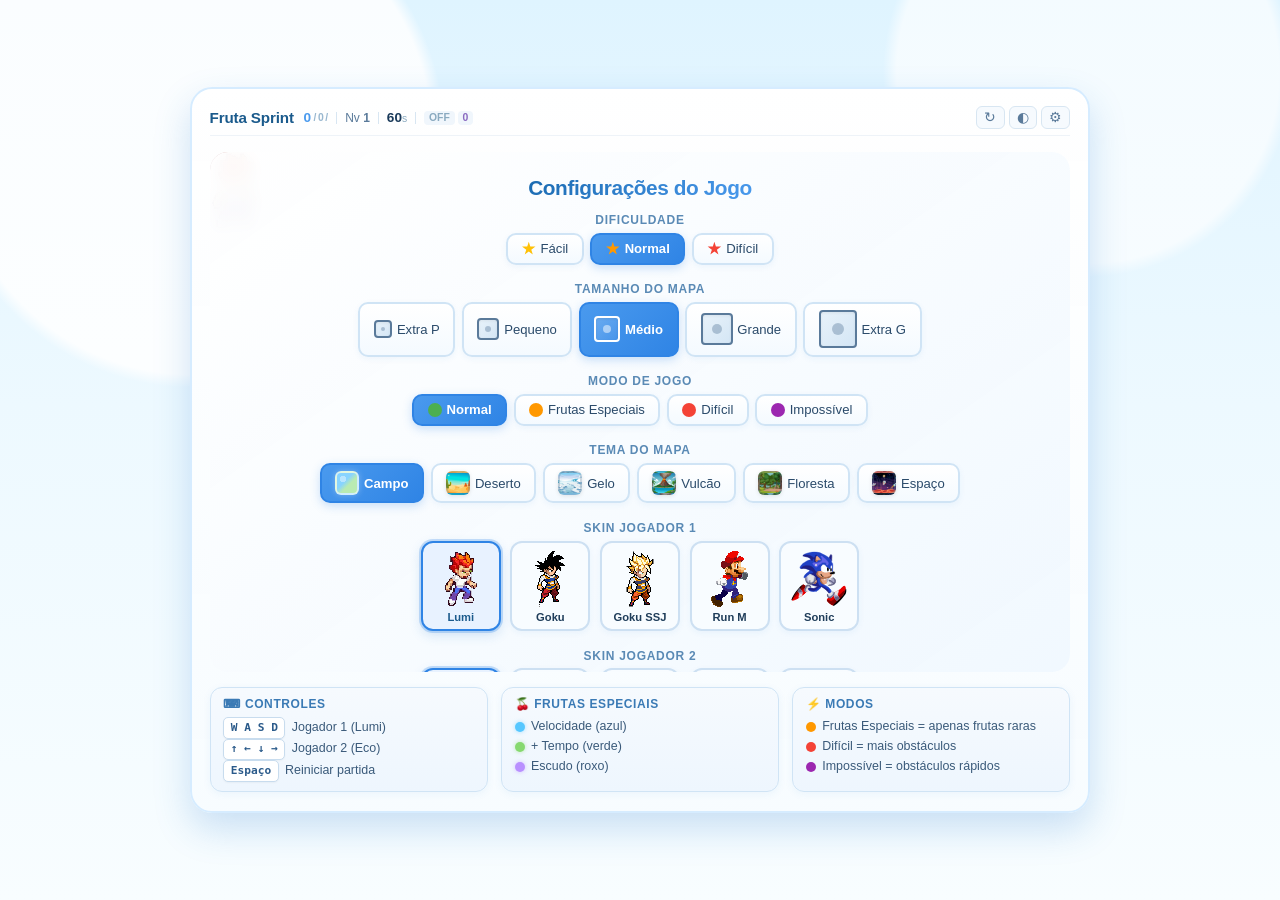
<file: index.html>
<!DOCTYPE html>
<html lang="pt-BR">
<head>
  <meta charset="UTF-8">
  <meta name="viewport" content="width=device-width, initial-scale=1.0">
  <title>Fruta Sprint</title>
  <link rel="stylesheet" href="style.css">
</head>
<body>
  <main class="game-wrapper">
    <header class="hud">
      <h1>Fruta Sprint</h1>
      <div class="hud-info">
        <div class="hud-scores">
          <span class="hud-score p1"><strong id="score1">0</strong></span>
          <span class="hud-score total"><strong id="score">0</strong></span>
          <span id="p2scoreWrap" class="hud-score p2"><strong id="score2">0</strong></span>
        </div>
        <span class="hud-divider"></span>
        <span class="hud-stat">Nv <strong id="level">1</strong></span>
        <span class="hud-divider"></span>
        <span class="hud-stat time"><strong id="time">60</strong><span class="unit">s</span></span>
        <span class="hud-divider"></span>
        <span class="hud-powers">
          <span class="pwr speed"><strong id="p1Speed">OFF</strong></span>
          <span class="pwr shield"><strong id="p1Shield">0</strong></span>
          <span id="p2speedWrap" class="pwr speed"><strong id="p2Speed">OFF</strong></span>
          <span id="p2shieldWrap" class="pwr shield"><strong id="p2Shield">0</strong></span>
        </span>
      </div>
      <div class="hud-actions">
        <button id="restartBtn" type="button">↻</button>
        <button id="themeToggleBtn" type="button" title="Alternar tema">◐</button>
        <button id="changeModeBtn" type="button">⚙</button>
      </div>
    </header>

    <section id="gameArea" class="game-area" aria-label="Área do jogo 2D">
      <div id="modeOverlay" class="mode-overlay">
        <h2>Configurações do Jogo</h2>

        <div class="menu-group">
          <h3>Dificuldade</h3>
          <div class="menu-options" data-group="difficulty">
            <button data-value="easy"><span class="icon-star" data-fill="1"></span> Fácil</button>
            <button data-value="normal" class="selected"><span class="icon-star" data-fill="2"></span> Normal</button>
            <button data-value="hard"><span class="icon-star" data-fill="3"></span> Difícil</button>
          </div>
        </div>

        <div class="menu-group">
          <h3>Tamanho do Mapa</h3>
          <div class="menu-options" data-group="mapSize">
            <button data-value="xs"><span class="map-preview" data-size="xs"></span> Extra P</button>
            <button data-value="small"><span class="map-preview" data-size="s"></span> Pequeno</button>
            <button data-value="medium" class="selected"><span class="map-preview" data-size="m"></span> Médio</button>
            <button data-value="large"><span class="map-preview" data-size="l"></span> Grande</button>
            <button data-value="xl"><span class="map-preview" data-size="xl"></span> Extra G</button>
          </div>
        </div>

        <div class="menu-group">
          <h3>Modo de Jogo</h3>
          <div class="menu-options" data-group="gameMode">
            <button data-value="normal" class="selected"><span class="icon-mode n"></span> Normal</button>
            <button data-value="specialFruits"><span class="icon-mode s"></span> Frutas Especiais</button>
            <button data-value="hardMode"><span class="icon-mode h"></span> Difícil</button>
            <button data-value="impossibleMode"><span class="icon-mode i"></span> Impossível</button>
          </div>
        </div>

        <div class="menu-group">
          <h3>Tema do Mapa</h3>
          <div class="menu-options" data-group="mapTheme">
            <button data-value="field" class="selected"><span class="theme-swatch field"></span> Campo</button>
            <button data-value="desert"><span class="theme-swatch desert"></span> Deserto</button>
            <button data-value="ice"><span class="theme-swatch ice"></span> Gelo</button>
            <button data-value="volcano"><span class="theme-swatch volcano"></span> Vulcão</button>
            <button data-value="forest"><span class="theme-swatch forest"></span> Floresta</button>
            <button data-value="space"><span class="theme-swatch space"></span> Espaço</button>
          </div>
        </div>


        <div class="menu-group">
          <h3>Skin Jogador 1</h3>
          <div class="menu-options skin-grid" data-group="skinP1">
            <button data-value="player1" class="selected"><img src="./assets/player1.png" alt="Lumi"><span>Lumi</span></button>
            <button data-value="goku"><img src="./assets/goku.png" alt="Goku"><span>Goku</span></button>
            <button data-value="goku-ssj"><img src="./assets/goku-ssj.svg" alt="Goku SSJ"><span>Goku SSJ</span></button>
            <button data-value="run-m"><img src="./assets/run-m.png" alt="Run M"><span>Run M</span></button>
            <button data-value="sprite3-run"><img src="./assets/sprite3-run.svg" alt="Sonic"><span>Sonic</span></button>
          </div>
        </div>

        <div class="menu-group">
          <h3>Skin Jogador 2</h3>
          <div class="menu-options skin-grid" data-group="skinP2">
            <button data-value="player2" class="selected"><img src="./assets/player2.png" alt="Eco"><span>Eco</span></button>
            <button data-value="goku"><img src="./assets/goku.png" alt="Goku"><span>Goku</span></button>
            <button data-value="goku-ssj"><img src="./assets/goku-ssj.svg" alt="Goku SSJ"><span>Goku SSJ</span></button>
            <button data-value="run-m"><img src="./assets/run-m.png" alt="Run M"><span>Run M</span></button>
            <button data-value="sprite3-run"><img src="./assets/sprite3-run.svg" alt="Sonic"><span>Sonic</span></button>
          </div>
        </div>

        <div class="menu-group">
          <h3>Jogadores</h3>
          <div class="mode-actions">
            <button id="onePlayerBtn" type="button"><span class="icon-p1"></span> 1 Jogador</button>
            <button id="twoPlayersBtn" type="button"><span class="icon-p2"></span> 2 Jogadores</button>
          </div>
        </div>
      </div>
      <div id="player" class="player player-one" aria-label="Personagem principal"></div>
      <div id="player2" class="player player-two" aria-label="Segundo jogador"></div>
      <div id="respawnP1" class="respawn-timer hidden">P1 revive em 5s</div>
      <div id="respawnP2" class="respawn-timer hidden">P2 revive em 5s</div>
    </section>

    <div class="touch-controls">
      <div id="joystickLeft" class="joystick-area">
        <div class="joystick-label">P1</div>
        <div id="joystickKnobLeft" class="joystick-knob"></div>
      </div>
      <div id="joystickRight" class="joystick-area hidden">
        <div class="joystick-label">P2</div>
        <div id="joystickKnobRight" class="joystick-knob"></div>
      </div>
    </div>

    <div class="instructions">
      <div class="instr-section">
        <strong class="instr-title">⌨ Controles</strong>
        <div class="instr-row"><span class="key">W A S D</span><span>Jogador 1 (Lumi)</span></div>
        <div class="instr-row"><span class="key">↑ ← ↓ →</span><span>Jogador 2 (Eco)</span></div>
        <div class="instr-row"><span class="key">Espaço</span><span>Reiniciar partida</span></div>
      </div>
      <div class="instr-section">
        <strong class="instr-title">🍒 Frutas Especiais</strong>
        <div class="instr-row"><span class="badge speed-b">●</span><span>Velocidade (azul)</span></div>
        <div class="instr-row"><span class="badge time-b">●</span><span>+ Tempo (verde)</span></div>
        <div class="instr-row"><span class="badge shield-b">●</span><span>Escudo (roxo)</span></div>
      </div>
      <div class="instr-section">
        <strong class="instr-title">⚡ Modos</strong>
        <div class="instr-row"><span class="badge mode-n">●</span><span>Frutas Especiais = apenas frutas raras</span></div>
        <div class="instr-row"><span class="badge mode-h">●</span><span>Difícil = mais obstáculos</span></div>
        <div class="instr-row"><span class="badge mode-i">●</span><span>Impossível = obstáculos rápidos</span></div>
      </div>
    </div>
  </main>

  <script src="script.js"></script>
</body>
</html>
</file>
<file: style.css>
:root {
  --bg: #f3fbff;
  --panel: #ffffff;
  --panel-border: #cfe8ff;
  --text: #1f2d3d;
  --primary: #57a6ff;
  --primary-strong: #2f84e5;
  --fruit: #ffa55f;
  --good: #4caf50;
  --shadow: rgba(46, 118, 212, 0.15);
}

* {
  box-sizing: border-box;
}

body {
  margin: 0;
  font-family: Arial, Helvetica, sans-serif;
  background:
    radial-gradient(circle at 15% 15%, rgba(255, 255, 255, 0.85) 0 18%, transparent 19%),
    radial-gradient(circle at 85% 8%, rgba(255, 255, 255, 0.65) 0 14%, transparent 15%),
    linear-gradient(180deg, #dff4ff 0%, #edf9ff 45%, #f8fdff 100%);
  color: var(--text);
  min-height: 100vh;
  display: grid;
  place-items: center;
  padding: 1.2rem;
  animation: bodyGlow 8s ease-in-out infinite alternate;
}

.game-wrapper {
  width: min(92vw, 900px);
  background: linear-gradient(180deg, rgba(255, 255, 255, 0.98) 0%, rgba(247, 252, 255, 0.96) 100%);
  border: 2px solid #d6ecff;
  border-radius: 22px;
  box-shadow: 0 16px 36px rgba(42, 122, 206, 0.22);
  padding: 1.1rem;
  backdrop-filter: blur(3px);
}

.game-wrapper.map-xs {
  width: min(60vw, 420px);
}

.game-wrapper.map-small {
  width: min(80vw, 600px);
}

.game-wrapper.map-large {
  width: min(96vw, 1300px);
}

.game-wrapper.map-xl {
  width: min(99vw, 1600px);
}

.hud {
  display: flex;
  align-items: center;
  gap: 0.6rem;
  padding-bottom: 0.4rem;
  border-bottom: 1px solid rgba(40, 100, 160, 0.08);
  flex-wrap: wrap;
}

.hud h1 {
  margin: 0;
  font-size: 0.95rem;
  font-weight: 700;
  color: #1a5a8c;
  letter-spacing: -0.01em;
  white-space: nowrap;
}

.hud-info {
  display: flex;
  align-items: center;
  gap: 0.5rem;
  flex: 1;
  min-width: 0;
}

.hud-scores {
  display: flex;
  align-items: center;
  gap: 0.15rem;
}

.hud-score {
  font-size: 0.85rem;
  font-weight: 600;
  color: #2a4a6a;
}

.hud-score.p1 { color: #4a9aee; }
.hud-score.p2 { color: #4ab87a; }

.hud-score.total {
  font-size: 0.65rem;
  color: #9ab8d0;
}

.hud-score.total::before { content: "/"; margin-right: 0.1rem; }
.hud-score.total::after { content: "/"; margin-left: 0.1rem; }

.hud-divider {
  width: 1px;
  height: 12px;
  background: #d8e6f2;
  flex-shrink: 0;
}

.hud-stat {
  font-size: 0.75rem;
  color: #5a7a9a;
  white-space: nowrap;
}

.hud-stat.time {
  font-weight: 700;
  color: #1a3a5a;
  font-size: 0.85rem;
}

.hud-stat.time .unit {
  font-weight: 400;
  font-size: 0.65rem;
  color: #8aaac0;
}

.status-on { color: #2ab86a; font-weight: 600; }
.status-off { color: #8aaac0; }

.hud-powers {
  display: flex;
  align-items: center;
  gap: 0.2rem;
  flex-wrap: wrap;
}

.pwr {
  font-size: 0.65rem;
  padding: 0.1rem 0.3rem;
  border-radius: 4px;
  background: #f0f6fc;
  white-space: nowrap;
}

.pwr.speed { color: #4a9aee; }
.pwr.shield { color: #8a6ac0; }

.hud-actions {
  display: flex;
  gap: 0.25rem;
}

#restartBtn,
#changeModeBtn,
#themeToggleBtn {
  border: 1px solid #d8e6f2;
  border-radius: 6px;
  background: #f6fafe;
  color: #5a7a9a;
  padding: 0.2rem 0.45rem;
  font-size: 0.9rem;
  cursor: pointer;
  transition: 0.15s ease;
  line-height: 1;
}

#restartBtn:hover,
#changeModeBtn:hover,
#themeToggleBtn:hover {
  background: #e4f0fa;
  border-color: #a8c8e4;
  color: #2a6a9a;
}

.game-area {
  margin-top: 1rem;
  width: 100%;
  height: min(65vh, 520px);
  border-radius: 18px;
  position: relative;
  overflow: hidden;
}

.game-area.theme-field {
  background:
    radial-gradient(circle at 12% 18%, rgba(255, 255, 255, 0.75) 0 6%, transparent 7%),
    radial-gradient(circle at 82% 22%, rgba(255, 255, 255, 0.62) 0 5%, transparent 6%),
    radial-gradient(circle at 64% 70%, rgba(255, 255, 255, 0.38) 0 8%, transparent 9%),
    linear-gradient(180deg, #88d4ff 0%, #a9e7ff 42%, #b9ebb2 43%, #9dd79a 100%);
  border: 2px solid #b8dfff;
  box-shadow: inset 0 2px 14px rgba(255, 255, 255, 0.5), inset 0 -12px 24px rgba(82, 150, 89, 0.18);
}

.game-area.theme-desert {
  background: url('./assets/deserto.png') center center / cover no-repeat;
  border: 2px solid #c89050;
  box-shadow: inset 0 2px 14px rgba(255, 220, 170, 0.3);
}

.game-area.theme-ice {
  background: url('./assets/gelo.jpg') center center / cover no-repeat;
  border: 2px solid #8cc8e8;
  box-shadow: inset 0 2px 14px rgba(255, 255, 255, 0.4);
}

.game-area.theme-volcano {
  background: url('./assets/vulcao.png') center center / cover no-repeat;
  border: 2px solid #8a3a2a;
  box-shadow: inset 0 2px 14px rgba(255, 150, 80, 0.2);
}

.game-area.theme-forest {
  background: url('./assets/floresta.png') center center / cover no-repeat;
  border: 2px solid #3d7a3d;
  box-shadow: inset 0 2px 14px rgba(160, 230, 140, 0.15);
}

.game-area.theme-space {
  background: url('./assets/espaço.jpg') center center / cover no-repeat;
  border: 2px solid #3a2a5a;
  box-shadow: inset 0 2px 14px rgba(200, 150, 255, 0.15);
}

.game-area.map-xs {
  height: min(40vh, 300px);
}

.game-area.map-small {
  height: min(50vh, 400px);
}

.game-area.map-large {
  height: min(82vh, 720px);
}

.game-area.map-xl {
  height: min(92vh, 880px);
}

.game-area::before {
  content: "";
  position: absolute;
  inset: auto -10% 8% -10%;
  height: 45%;
  z-index: 1;
  pointer-events: none;
}

.game-area::after {
  content: "";
  position: absolute;
  inset: 0;
  z-index: 1;
  pointer-events: none;
}

.game-area.theme-field::before {
  background:
    radial-gradient(ellipse at 20% 60%, rgba(95, 184, 95, 0.45) 0 40%, transparent 41%),
    radial-gradient(ellipse at 60% 75%, rgba(81, 169, 81, 0.4) 0 42%, transparent 43%),
    radial-gradient(ellipse at 90% 58%, rgba(115, 195, 115, 0.35) 0 38%, transparent 39%);
}

.game-area.theme-field::after {
  background:
    radial-gradient(circle at 8% 22%, rgba(255, 255, 255, 0.55) 0 4%, transparent 5%),
    radial-gradient(circle at 34% 17%, rgba(255, 255, 255, 0.45) 0 3%, transparent 4%),
    radial-gradient(circle at 72% 21%, rgba(255, 255, 255, 0.42) 0 5%, transparent 6%);
  animation: cloudDrift 12s linear infinite;
}

.game-area.theme-desert::before {
  content: none;
}

.game-area.theme-desert::after {
  background:
    radial-gradient(circle at 8% 22%, rgba(255, 235, 200, 0.2) 0 4%, transparent 5%),
    radial-gradient(circle at 34% 17%, rgba(255, 225, 180, 0.15) 0 3%, transparent 4%);
}

.game-area.theme-ice::before {
  content: none;
}

.game-area.theme-ice::after {
  background:
    radial-gradient(circle at 8% 22%, rgba(255, 255, 255, 0.3) 0 4%, transparent 5%),
    radial-gradient(circle at 34% 17%, rgba(255, 255, 255, 0.2) 0 3%, transparent 4%),
    radial-gradient(circle at 72% 21%, rgba(255, 255, 255, 0.15) 0 5%, transparent 6%);
}

.game-area.theme-volcano::before {
  content: none;
}

.game-area.theme-volcano::after {
  background:
    radial-gradient(circle at 8% 22%, rgba(255, 180, 120, 0.15) 0 4%, transparent 5%),
    radial-gradient(circle at 72% 21%, rgba(255, 140, 80, 0.1) 0 5%, transparent 6%);
}

.game-area.theme-forest::before {
  content: none;
}

.game-area.theme-forest::after {
  background:
    radial-gradient(circle at 8% 22%, rgba(200, 255, 180, 0.1) 0 4%, transparent 5%),
    radial-gradient(circle at 72% 21%, rgba(160, 210, 140, 0.08) 0 5%, transparent 6%);
}

.game-area.theme-space::before {
  content: none;
}

.game-area.theme-space::after {
  background:
    radial-gradient(circle at 8% 12%, rgba(255, 255, 255, 0.1) 0 2%, transparent 3%),
    radial-gradient(circle at 75% 18%, rgba(200, 200, 255, 0.08) 0 1.5%, transparent 2.5%),
    radial-gradient(circle at 45% 65%, rgba(255, 200, 255, 0.06) 0 2%, transparent 3%),
    radial-gradient(circle at 90% 80%, rgba(200, 255, 255, 0.08) 0 1.5%, transparent 2.5%);
  animation: starTwinkle 3s ease-in-out infinite alternate;
}

.game-area.collect-fx {
  animation: collectFx 220ms ease-out;
}

.game-area.hit-fx {
  animation: hitFx 280ms ease-out;
}

.game-area > * {
  z-index: 2;
}

.respawn-timer {
  position: absolute;
  left: 50%;
  transform: translateX(-50%);
  background: rgba(200, 30, 30, 0.55);
  color: #fff;
  font-weight: 700;
  font-size: 1rem;
  padding: 0.2rem 0.7rem;
  border-radius: 6px;
  z-index: 10;
  pointer-events: none;
  text-align: center;
  backdrop-filter: blur(1px);
  text-shadow: 0 1px 4px rgba(0, 0, 0, 0.35);
  white-space: nowrap;
}

#respawnP1 {
  top: 8px;
}

#respawnP2 {
  top: 32px;
}

.mode-overlay {
  position: absolute;
  inset: 0;
  z-index: 30;
  background: linear-gradient(145deg, rgba(255,255,255,0.97) 0%, rgba(240,248,255,0.95) 100%);
  backdrop-filter: blur(8px);
  display: flex;
  flex-direction: column;
  align-items: center;
  justify-content: flex-start;
  gap: 0.6rem;
  text-align: center;
  overflow-y: auto;
  padding: 1.5rem 1.2rem;
  -webkit-overflow-scrolling: touch;
}

.mode-overlay h2 {
  margin: 0 0 0.2rem;
  font-size: 1.3rem;
  background: linear-gradient(135deg, #1a6ab0, #4a9aee);
  -webkit-background-clip: text;
  -webkit-text-fill-color: transparent;
  background-clip: text;
  letter-spacing: -0.02em;
}

.mode-actions {
  display: flex;
  gap: 0.8rem;
  justify-content: center;
  margin-top: 0.3rem;
}

.mode-actions button {
  border: none;
  border-radius: 12px;
  background: linear-gradient(135deg, #57a6ff 0%, #2f84e5 100%);
  color: #fff;
  padding: 0.7rem 1.2rem;
  font-size: 0.95rem;
  font-weight: 600;
  cursor: pointer;
  box-shadow: 0 4px 12px rgba(47, 132, 229, 0.3);
  transition: 0.2s ease;
  display: flex;
  align-items: center;
  gap: 0.4rem;
}

.mode-actions button:hover {
  transform: translateY(-2px);
  box-shadow: 0 6px 18px rgba(47, 132, 229, 0.4);
}

.mode-actions button:active {
  transform: translateY(0);
}

.menu-group {
  margin-bottom: 0.5rem;
}

.menu-group h3 {
  margin: 0 0 0.35rem;
  font-size: 0.75rem;
  color: #5a8ab5;
  text-transform: uppercase;
  letter-spacing: 0.06em;
  font-weight: 700;
}

.menu-options {
  display: flex;
  gap: 0.4rem;
  justify-content: center;
  flex-wrap: wrap;
}

.menu-options button {
  border: 2px solid #d0e4f5;
  border-radius: 10px;
  background: linear-gradient(180deg, #ffffff 0%, #f4faff 100%);
  color: #2a4a6a;
  padding: 0.4rem 0.85rem;
  font-size: 0.82rem;
  font-weight: 500;
  cursor: pointer;
  transition: 0.18s ease;
  box-shadow: 0 2px 6px rgba(42, 122, 206, 0.06);
  display: inline-flex;
  align-items: center;
  gap: 0.3rem;
}

.menu-options button:hover {
  border-color: #7ab8ff;
  background: linear-gradient(180deg, #f8fcff 0%, #e8f4ff 100%);
  box-shadow: 0 4px 12px rgba(42, 122, 206, 0.12);
  transform: translateY(-1px);
}

.menu-options button.selected {
  border-color: #2f84e5;
  background: linear-gradient(135deg, #4a9aee 0%, #2f84e5 100%);
  color: #fff;
  font-weight: 600;
  box-shadow: 0 3px 10px rgba(47, 132, 229, 0.25);
}

.hidden {
  display: none !important;
}

.player {
  width: 50px;
  height: 78px;
  position: absolute;
  border-radius: 36% 36% 42% 42%;
  background:
    radial-gradient(circle at 50% 30%, #ffdcb7 0 26%, transparent 27%),
    radial-gradient(circle at 35% 29%, #ffffff 0 4px, transparent 5px),
    radial-gradient(circle at 65% 29%, #ffffff 0 4px, transparent 5px),
    radial-gradient(circle at 35% 30%, #243448 0 2.4px, transparent 3px),
    radial-gradient(circle at 65% 30%, #243448 0 2.4px, transparent 3px),
    radial-gradient(ellipse at 50% 41%, #f25f7b 0 22%, #bd2842 23% 40%, transparent 41%),
    linear-gradient(180deg, #4f8ed0 0 53%, #2f6db0 54% 100%);
  border: 2px solid #2a6cad;
  box-shadow: 0 7px 14px rgba(30, 95, 150, 0.35), inset 0 3px 0 rgba(255, 255, 255, 0.35);
  transform-origin: center;
  animation: playerBob 1.6s ease-in-out infinite;
}

.player::before {
  content: "";
  position: absolute;
  width: 18px;
  height: 8px;
  left: 10px;
  top: -5px;
  border-radius: 8px;
  background: linear-gradient(180deg, #2a6cad 0%, #1d568c 100%);
}

.player::after {
  content: "";
  position: absolute;
  width: 16px;
  height: 7px;
  left: 12px;
  top: 18px;
  border-radius: 0 0 12px 12px;
  background: #2f1f3f;
  box-shadow:
    inset 0 -2px 0 rgba(255, 255, 255, 0.22),
    0 1px 0 rgba(255, 255, 255, 0.28);
}

.player.speed-active {
  animation: speedAura 0.45s linear infinite;
}

.player-two {
  width: 58px;
  height: 78px;
  border: none;
  border-radius: 0;
  background: url("./assets/player2.png") center center / contain no-repeat;
  image-rendering: pixelated;
  box-shadow: none;
  filter: drop-shadow(0 4px 6px rgba(27, 120, 84, 0.35));
}

.player-one {
  border: none;
  border-radius: 0;
  background: url("./assets/player1.png") center center / contain no-repeat;
  image-rendering: pixelated;
  box-shadow: none;
  filter: drop-shadow(0 4px 6px rgba(30, 70, 130, 0.32));
}

.player-one::before {
  content: none;
}

.player-one::after {
  content: none;
}

.player-one.shield-active {
  animation: playerBob 1.6s ease-in-out infinite, shieldCharacterBlink 0.35s steps(2, end) infinite;
}

.player-two::before {
  content: none;
}

.player-two::after {
  content: none;
}

.player-two.shield-active {
  animation: playerBob 1.6s ease-in-out infinite, shieldCharacterBlink 0.35s steps(2, end) infinite;
}

.fruit {
  width: 30px;
  height: 30px;
  position: absolute;
  border-radius: 50%;
  background:
    radial-gradient(circle at 30% 30%, #ffddc0 0 20%, transparent 21%),
    radial-gradient(circle at 50% 50%, #ff6b4a 0 60%, #e8452a 100%);
  border: 2px solid #d8402a;
  box-shadow: 0 6px 14px rgba(204, 80, 30, 0.3), inset 0 -3px 6px rgba(0,0,0,0.12);
  animation: fruitFloat 1.7s ease-in-out infinite;
}

.fruit::before {
  content: "";
  position: absolute;
  width: 6px;
  height: 9px;
  background: #5d8a4a;
  border-radius: 4px 4px 2px 2px;
  left: 11px;
  top: -8px;
  transform: rotate(-8deg);
  box-shadow: 0 -2px 3px rgba(0,0,0,0.08);
}

.fruit::after {
  content: "";
  position: absolute;
  width: 14px;
  height: 14px;
  background: radial-gradient(circle at 40% 40%, rgba(255,255,255,0.35) 0 40%, transparent 41%);
  left: 5px;
  top: 4px;
  border-radius: 50%;
  pointer-events: none;
}

.fruit.rare {
  width: 26px;
  height: 26px;
  clip-path: polygon(50% 0%, 68% 32%, 100% 38%, 76% 64%, 82% 100%, 50% 82%, 18% 100%, 24% 64%, 0% 38%, 32% 32%);
  background:
    radial-gradient(circle at 35% 30%, #fff6d0 0 25%, transparent 26%),
    linear-gradient(135deg, #ffd700 0%, #ffb300 50%, #ff8f00 100%);
  border: none;
  box-shadow: 0 4px 12px rgba(255, 180, 0, 0.5), inset 0 -2px 6px rgba(0,0,0,0.1);
  animation: fruitFloat 1.4s ease-in-out infinite;
}

.fruit.rare::before {
  content: none;
}

.fruit.rare::after {
  content: none;
}

.fruit.speed {
  width: 22px;
  height: 26px;
  border-radius: 40% 40% 50% 50%;
  clip-path: polygon(50% 0%, 80% 40%, 65% 45%, 85% 85%, 50% 55%, 35% 70%, 50% 40%, 20% 35%);
  background:
    radial-gradient(circle at 35% 30%, #b8eeff 0 25%, transparent 26%),
    linear-gradient(180deg, #4ac7ff 0%, #1a8fdf 100%);
  border: none;
  box-shadow: 0 4px 10px rgba(26, 143, 223, 0.45);
  animation: speedFruitSpin 0.8s linear infinite;
}

.fruit.speed::before, .fruit.speed::after {
  content: none;
}

.fruit.time {
  width: 24px;
  height: 24px;
  border-radius: 50%;
  background:
    radial-gradient(circle at 30% 30%, #d8ffc8 0 20%, transparent 21%),
    radial-gradient(circle at 50% 50%, #6dd855 0 50%, #3aaf22 100%);
  border: 3px solid #3aaf22;
  box-shadow: 0 4px 10px rgba(58, 175, 34, 0.35), inset 0 -2px 6px rgba(0,0,0,0.1);
  animation: timeFruitPulse 1.1s ease-in-out infinite;
}

.fruit.time::before {
  content: "";
  position: absolute;
  width: 3px;
  height: 10px;
  background: #2a8a1a;
  border-radius: 2px;
  left: 50%;
  top: 3px;
  transform: translateX(-50%);
  box-shadow: none;
}

.fruit.time::after {
  content: "";
  position: absolute;
  width: 7px;
  height: 3px;
  background: #2a8a1a;
  border-radius: 2px;
  left: 7px;
  top: 50%;
  transform: translateY(-50%);
  pointer-events: none;
}

.fruit.shield {
  width: 26px;
  height: 24px;
  border-radius: 50% 50% 50% 50% / 40% 40% 60% 60%;
  clip-path: polygon(50% 0%, 80% 20%, 90% 55%, 70% 100%, 30% 100%, 10% 55%, 20% 20%);
  background:
    radial-gradient(circle at 30% 25%, #e8d0ff 0 30%, transparent 31%),
    linear-gradient(180deg, #b07aff 0%, #7a40d0 100%);
  border: none;
  box-shadow: 0 4px 10px rgba(122, 64, 208, 0.45);
  animation: shieldFruitPulse 0.9s ease-in-out infinite;
}

.fruit.shield::before, .fruit.shield::after {
  content: none;
}

.obstacle {
  width: 28px;
  height: 46px;
  position: absolute;
  clip-path: polygon(50% 0%, 82% 0%, 100% 18%, 100% 76%, 88% 70%, 74% 82%, 50% 70%, 26% 82%, 12% 70%, 0% 76%, 0% 18%, 18% 0%);
  background:
    radial-gradient(circle at 35% 25%, rgba(255,255,255,0.3) 0 18%, transparent 19%),
    linear-gradient(180deg, #f0e8ff 0%, #d0beec 45%, #a080d0 100%);
  border: none;
  box-shadow: 0 8px 20px rgba(120, 80, 180, 0.35);
  animation: obstacleFloat 1.6s ease-in-out infinite;
}

.obstacle::before {
  content: "";
  position: absolute;
  width: 8px;
  height: 10px;
  background: #2a1a3a;
  border-radius: 50%;
  left: 5px;
  top: 10px;
  box-shadow: 10px 0 0 #2a1a3a;
}

.obstacle::after {
  content: "";
  position: absolute;
  width: 3px;
  height: 4px;
  background: #fff;
  border-radius: 50%;
  left: 7px;
  top: 13px;
  box-shadow: 10px 0 0 #fff;
}

.instructions {
  margin: 0.9rem 0 0.1rem;
  display: flex;
  gap: 0.8rem;
  flex-wrap: wrap;
  justify-content: center;
}

.instr-section {
  flex: 1;
  min-width: 140px;
  background: linear-gradient(180deg, #f6fafe 0%, #eef6fe 100%);
  border: 1px solid #d0e4f5;
  border-radius: 12px;
  padding: 0.6rem 0.8rem;
  box-shadow: 0 2px 8px rgba(42, 122, 206, 0.06);
}

.instr-title {
  display: block;
  font-size: 0.75rem;
  color: #3a7ab5;
  text-transform: uppercase;
  letter-spacing: 0.05em;
  margin-bottom: 0.35rem;
}

.instr-row {
  display: flex;
  align-items: center;
  gap: 0.4rem;
  font-size: 0.78rem;
  color: #3a5a7a;
  line-height: 1.6;
}

.key {
  display: inline-block;
  background: #ffffff;
  border: 1px solid #c8dcee;
  border-radius: 5px;
  padding: 0.05rem 0.4rem;
  font-size: 0.7rem;
  font-weight: 600;
  color: #2a5a8a;
  font-family: monospace;
  box-shadow: 0 1px 2px rgba(0,0,0,0.04);
  white-space: nowrap;
}

.badge {
  display: inline-block;
  width: 10px;
  height: 10px;
  border-radius: 50%;
  font-size: 0;
  line-height: 0;
  flex-shrink: 0;
}

.badge.speed-b { background: #56c7ff; box-shadow: 0 0 4px rgba(86,199,255,0.5); }
.badge.time-b { background: #86d96f; box-shadow: 0 0 4px rgba(134,217,111,0.5); }
.badge.shield-b { background: #b990ff; box-shadow: 0 0 4px rgba(185,144,255,0.5); }
.badge.mode-n { background: #ff9800; }
.badge.mode-h { background: #f44336; }
.badge.mode-i { background: #9c27b0; }

.message {
  position: absolute;
  inset: 0;
  display: grid;
  place-items: center;
  text-align: center;
  background: rgba(255, 255, 255, 0.77);
  font-size: clamp(1.4rem, 2.4vw, 2rem);
  font-weight: 700;
  color: #134a7d;
}

.highlight {
  color: var(--good);
}

@keyframes speedAura {
  0% { box-shadow: 0 4px 10px rgba(30, 95, 150, 0.35), 0 0 0 rgba(71, 201, 255, 0.2); }
  50% { box-shadow: 0 4px 14px rgba(30, 95, 150, 0.4), 0 0 14px rgba(71, 201, 255, 0.65); }
  100% { box-shadow: 0 4px 10px rgba(30, 95, 150, 0.35), 0 0 0 rgba(71, 201, 255, 0.2); }
}

@keyframes shieldPulse {
  0% { transform: scale(0.92); opacity: 0.7; }
  50% { transform: scale(1.08); opacity: 1; }
  100% { transform: scale(0.92); opacity: 0.7; }
}

@keyframes speedFruitSpin {
  0% { transform: rotate(0deg) scale(1); }
  50% { transform: rotate(180deg) scale(1.08); }
  100% { transform: rotate(360deg) scale(1); }
}

@keyframes timeFruitPulse {
  0% { transform: scale(0.92); box-shadow: 0 0 0 rgba(76, 171, 66, 0.25); }
  50% { transform: scale(1.08); box-shadow: 0 0 14px rgba(76, 171, 66, 0.55); }
  100% { transform: scale(0.92); box-shadow: 0 0 0 rgba(76, 171, 66, 0.25); }
}

@keyframes shieldFruitPulse {
  0% { transform: scale(0.95); box-shadow: 0 0 0 rgba(110, 87, 216, 0.2); }
  50% { transform: scale(1.1); box-shadow: 0 0 16px rgba(110, 87, 216, 0.65); }
  100% { transform: scale(0.95); box-shadow: 0 0 0 rgba(110, 87, 216, 0.2); }
}

@keyframes shieldBlink {
  0% { opacity: 0.15; }
  50% { opacity: 0.8; }
  100% { opacity: 0.15; }
}

@keyframes shieldCharacterBlink {
  0% { filter: drop-shadow(0 4px 6px rgba(90, 60, 180, 0.25)); }
  50% { filter: drop-shadow(0 0 12px rgba(152, 88, 255, 0.95)); }
  100% { filter: drop-shadow(0 4px 6px rgba(90, 60, 180, 0.25)); }
}

@keyframes playerBob {
  0% { transform: translateY(0); }
  50% { transform: translateY(-2px); }
  100% { transform: translateY(0); }
}

@keyframes fruitFloat {
  0% { transform: translateY(0); }
  50% { transform: translateY(-3px); }
  100% { transform: translateY(0); }
}

@keyframes obstaclePulse {
  0% { transform: scale(0.96); }
  50% { transform: scale(1.04); }
  100% { transform: scale(0.96); }
}

@keyframes obstacleFloat {
  0% { transform: translateY(0) scale(1); }
  50% { transform: translateY(-4px) scale(1.02); }
  100% { transform: translateY(0) scale(1); }
}

@keyframes cloudDrift {
  0% { transform: translateX(0); }
  100% { transform: translateX(4%); }
}

@keyframes starTwinkle {
  0% { opacity: 0.6; }
  100% { opacity: 1; }
}

@keyframes bodyGlow {
  0% { filter: saturate(1); }
  100% { filter: saturate(1.08); }
}

@keyframes collectFx {
  0% { filter: brightness(1.25) saturate(1.18); }
  100% { filter: brightness(1) saturate(1); }
}

@keyframes hitFx {
  0% { filter: hue-rotate(-8deg) brightness(1.2); }
  100% { filter: hue-rotate(0deg) brightness(1); }
}

.touch-controls {
  display: none;
  justify-content: space-between;
  padding: 0.5rem 0;
  gap: 1rem;
  touch-action: none;
  -webkit-user-select: none;
  user-select: none;
}

.joystick-area {
  position: relative;
  width: 130px;
  height: 130px;
  border-radius: 50%;
  background: radial-gradient(circle at 40% 40%, rgba(255,255,255,0.25), rgba(42,122,206,0.12));
  border: 2px solid rgba(42,122,206,0.25);
  box-shadow: 0 4px 20px rgba(42,122,206,0.15), inset 0 2px 8px rgba(255,255,255,0.3);
  touch-action: none;
}

.joystick-label {
  position: absolute;
  top: 50%;
  left: 50%;
  transform: translate(-50%, -50%);
  font-size: 1.6rem;
  font-weight: 700;
  color: rgba(42,122,206,0.1);
  pointer-events: none;
  z-index: 0;
}

.joystick-knob {
  position: absolute;
  width: 50px;
  height: 50px;
  border-radius: 50%;
  top: 50%;
  left: 50%;
  transform: translate(-50%, -50%);
  background: radial-gradient(circle at 40% 35%, #8ac4ff, #3d97f1);
  border: 2px solid rgba(255,255,255,0.6);
  box-shadow: 0 4px 12px rgba(33,120,205,0.35), inset 0 2px 4px rgba(255,255,255,0.4);
  pointer-events: none;
  transition: none;
  z-index: 1;
}

@media (pointer: coarse) {
  .touch-controls {
    display: flex;
  }

  .hud {
    gap: 0.4rem;
  }

  .hud h1 {
    font-size: 0.8rem;
    width: 100%;
  }

  .hud-info {
    flex-wrap: wrap;
    gap: 0.35rem;
  }

  .hud-score {
    font-size: 0.75rem;
  }

  .hud-stat {
    font-size: 0.65rem;
  }

  .hud-stat.time {
    font-size: 0.75rem;
  }

  .game-area {
    height: min(50vh, 400px);
  }

  .game-area.map-xs {
    height: min(32vh, 240px);
  }

  .game-area.map-small {
    height: min(40vh, 320px);
  }

  .game-area.map-large {
    height: min(62vh, 520px);
  }

  .game-area.map-xl {
    height: min(72vh, 640px);
  }

  .game-wrapper {
    padding: 0.6rem;
    width: 100vw !important;
    border-radius: 0;
    border: none;
    min-height: 100dvh;
  }

  body {
    padding: 0;
    place-items: stretch;
    min-height: 100dvh;
  }

  .hud-actions button {
    padding: 0.15rem 0.35rem;
    font-size: 0.8rem;
  }

  #themeToggleBtn {
    font-size: 0.85rem;
    padding: 0.15rem 0.3rem;
  }

  .instructions {
    flex-direction: column;
    gap: 0.5rem;
  }

  .instr-section {
    min-width: auto;
    padding: 0.5rem;
  }

  .instr-row {
    font-size: 0.7rem;
  }

  .instr-title {
    font-size: 0.7rem;
  }

  .player {
    width: 36px;
    height: 56px;
  }

  .player-two {
    width: 42px;
    height: 58px;
  }

  .fruit {
    width: 24px;
    height: 24px;
  }

  .fruit::before {
    width: 4px;
    height: 7px;
    left: 9px;
    top: -6px;
  }

  .fruit::after {
    width: 10px;
    height: 10px;
    left: 4px;
    top: 3px;
  }

  .fruit.rare {
    width: 20px;
    height: 20px;
  }

  .fruit.speed {
    width: 18px;
    height: 22px;
  }

  .fruit.time {
    width: 20px;
    height: 20px;
  }

  .fruit.time::before {
    height: 8px;
    top: 2px;
  }

  .fruit.time::after {
    width: 5px;
    left: 6px;
  }

  .fruit.shield {
    width: 22px;
    height: 20px;
  }

  .obstacle {
    width: 22px;
    height: 36px;
  }

  .obstacle::before {
    width: 6px;
    height: 8px;
    left: 4px;
    top: 8px;
    box-shadow: 8px 0 0 #2a1a3a;
  }

  .obstacle::after {
    width: 2px;
    height: 3px;
    left: 6px;
    top: 11px;
    box-shadow: 8px 0 0 #fff;
  }

  .mode-overlay {
    padding: 0.8rem 0.6rem;
    gap: 0.4rem;
  }

  .mode-overlay h2 {
    font-size: 1rem;
  }

  .menu-group {
    margin-bottom: 0.3rem;
  }

  .menu-group h3 {
    font-size: 0.65rem;
    margin-bottom: 0.25rem;
  }

  .menu-options button {
    padding: 0.25rem 0.5rem;
    font-size: 0.72rem;
  }

  .skin-grid button {
    min-width: 60px;
    padding: 4px 6px 4px;
  }

  .skin-grid button img {
    width: 40px;
    height: 40px;
  }

  .skin-grid button span {
    font-size: 0.6rem;
  }

  .theme-swatch {
    width: 18px;
    height: 18px;
  }

  .map-preview {
    width: 14px !important;
    height: 14px !important;
  }

  .map-preview::after {
    width: 4px !important;
    height: 4px !important;
  }
}

@media (max-width: 480px) {
  .joystick-area {
    width: 110px;
    height: 110px;
  }

  .joystick-knob {
    width: 42px;
    height: 42px;
  }
}

.skin-grid {
  display: flex;
  gap: 0.6rem;
  justify-content: center;
  flex-wrap: wrap;
}

.skin-grid button {
  display: flex;
  flex-direction: column;
  align-items: center;
  gap: 4px;
  padding: 8px 10px 6px;
  border-radius: 12px;
  border: 2px solid #cde0f2;
  background: #f8fcff;
  cursor: pointer;
  transition: 0.15s ease;
  min-width: 80px;
}

.skin-grid button:hover {
  border-color: #57a6ff;
  background: #eff6ff;
  transform: translateY(-2px);
  box-shadow: 0 4px 12px rgba(42, 122, 206, 0.15);
}

.skin-grid button.selected {
  border-color: #2f84e5;
  background: #e8f2ff;
  box-shadow: 0 0 0 2px rgba(47, 132, 229, 0.25), 0 4px 12px rgba(42, 122, 206, 0.2);
}

.skin-grid button img {
  width: 56px;
  height: 56px;
  object-fit: contain;
  image-rendering: pixelated;
  pointer-events: none;
}

.skin-grid button span {
  font-size: 0.7rem;
  color: #1f3d5a;
  font-weight: 600;
  line-height: 1.1;
  pointer-events: none;
}

.skin-grid button.selected span {
  color: #1a5a8c;
}

.icon-star {
  display: inline-block;
  vertical-align: middle;
  width: 14px;
  height: 14px;
  background: gold;
  clip-path: polygon(50% 0%, 61% 35%, 98% 35%, 68% 57%, 79% 91%, 50% 70%, 21% 91%, 32% 57%, 2% 35%, 39% 35%);
}

[data-fill="1"] { background: #ffc107; }
[data-fill="2"] { background: #ff9800; }
[data-fill="3"] { background: #f44336; }

.map-preview {
  display: inline-flex;
  align-items: center;
  justify-content: center;
  vertical-align: middle;
  border: 2px solid #5a7a9a;
  border-radius: 4px;
  background: linear-gradient(135deg, #e8f2fa 0%, #d4e6f5 100%);
  box-shadow: inset 0 1px 3px rgba(0,0,0,0.06);
  transition: 0.15s ease;
  flex-shrink: 0;
}

.map-preview::after {
  content: "";
  display: block;
  border-radius: 50%;
  background: #5a7a9a;
  opacity: 0.4;
}

[data-size="xs"] { width: 18px; height: 18px; }
[data-size="xs"]::after { width: 4px; height: 4px; }

[data-size="s"] { width: 22px; height: 22px; }
[data-size="s"]::after { width: 6px; height: 6px; }

[data-size="m"] { width: 26px; height: 26px; }
[data-size="m"]::after { width: 8px; height: 8px; }

[data-size="l"] { width: 32px; height: 32px; }
[data-size="l"]::after { width: 10px; height: 10px; }

[data-size="xl"] { width: 38px; height: 38px; }
[data-size="xl"]::after { width: 12px; height: 12px; }

button.selected .map-preview {
  border-color: #ffffff;
  background: linear-gradient(135deg, rgba(255,255,255,0.2) 0%, rgba(255,255,255,0.05) 100%);
  box-shadow: inset 0 1px 3px rgba(0,0,0,0.08);
}

button.selected .map-preview::after {
  background: #ffffff;
  opacity: 0.5;
}

.theme-swatch {
  display: inline-block;
  vertical-align: middle;
  width: 24px;
  height: 24px;
  border-radius: 6px;
  border: 2px solid rgba(90, 122, 154, 0.3);
  box-shadow: 0 1px 4px rgba(0,0,0,0.1);
  transition: 0.15s ease;
  background-size: cover;
  background-position: center;
}

.theme-swatch.field {
  background:
    radial-gradient(circle at 30% 30%, rgba(255, 255, 255, 0.4) 0 15%, transparent 16%),
    linear-gradient(135deg, #88d4ff 40%, #b9ebb2 60%);
}

.theme-swatch.desert {
  background-image: url('./assets/deserto.png');
}

.theme-swatch.ice {
  background-image: url('./assets/gelo.jpg');
}

.theme-swatch.volcano {
  background-image: url('./assets/vulcao.png');
}

.theme-swatch.forest {
  background-image: url('./assets/floresta.png');
}

.theme-swatch.space {
  background-image: url('./assets/espaço.jpg');
}

button.selected .theme-swatch {
  border-color: rgba(255, 255, 255, 0.6);
  box-shadow: 0 0 6px rgba(255, 255, 255, 0.3);
}

body.dark {
  --bg: #0a0e1a;
  --panel: #121626;
  --panel-border: #2a3a5a;
  --text: #c8d8e8;
  --primary: #5a9aee;
  --primary-strong: #4a8adf;
  --shadow: rgba(0, 0, 0, 0.4);
}

body.dark {
  background:
    radial-gradient(circle at 15% 15%, rgba(30, 40, 80, 0.4) 0 18%, transparent 19%),
    radial-gradient(circle at 85% 8%, rgba(20, 30, 60, 0.3) 0 14%, transparent 15%),
    linear-gradient(180deg, #0a0e1a 0%, #0e1222 45%, #121626 100%);
}

body.dark .game-wrapper {
  background: linear-gradient(180deg, rgba(18, 22, 38, 0.98) 0%, rgba(14, 18, 34, 0.96) 100%);
  border-color: #2a3a5a;
  box-shadow: 0 16px 36px rgba(0, 0, 0, 0.5);
}

body.dark .hud h1 {
  color: #7ab0e0;
}

body.dark .hud {
  border-bottom-color: rgba(60, 100, 160, 0.15);
}

body.dark .hud-score {
  color: #8ab0d0;
}

body.dark .hud-score.p1 { color: #5a9aee; }
body.dark .hud-score.p2 { color: #5ac89a; }
body.dark .hud-score.total { color: #5a7a9a; }

body.dark .hud-stat {
  color: #7a9aba;
}

body.dark .hud-stat.time {
  color: #9ac0e0;
}

body.dark .hud-stat.time .unit {
  color: #5a7a9a;
}

body.dark .hud-divider {
  background: #2a3a5a;
}

body.dark .pwr {
  background: #1a2a3a;
}

body.dark .pwr.speed { color: #5a9aee; }
body.dark .pwr.shield { color: #9a7ad0; }

body.dark #restartBtn,
body.dark #changeModeBtn,
body.dark #themeToggleBtn {
  border-color: #2a3a5a;
  background: #1a2236;
  color: #7a9aba;
}

body.dark #restartBtn:hover,
body.dark #changeModeBtn:hover,
body.dark #themeToggleBtn:hover {
  background: #2a3a5a;
  border-color: #4a6a8a;
  color: #9ac0e0;
}

body.dark .mode-overlay {
  background: linear-gradient(145deg, rgba(14, 18, 34, 0.97) 0%, rgba(10, 14, 26, 0.95) 100%);
}

body.dark .mode-overlay h2 {
  background: linear-gradient(135deg, #5a9aee, #7ab0e0);
  -webkit-background-clip: text;
  -webkit-text-fill-color: transparent;
  background-clip: text;
}

body.dark .menu-group h3 {
  color: #6a9ac0;
}

body.dark .menu-options button {
  border-color: #2a3a5a;
  background: linear-gradient(180deg, #1a2236 0%, #121626 100%);
  color: #9ab8d0;
  box-shadow: 0 2px 6px rgba(0, 0, 0, 0.2);
}

body.dark .menu-options button:hover {
  border-color: #4a7abf;
  background: linear-gradient(180deg, #1e2a42 0%, #162238 100%);
  box-shadow: 0 4px 12px rgba(0, 0, 0, 0.3);
}

body.dark .menu-options button.selected {
  border-color: #4a8adf;
  background: linear-gradient(135deg, #3a7adf 0%, #2a6ad0 100%);
  color: #fff;
  box-shadow: 0 3px 10px rgba(42, 106, 208, 0.3);
}

body.dark .mode-actions button {
  background: linear-gradient(135deg, #3a7adf 0%, #2a6ad0 100%);
  box-shadow: 0 4px 12px rgba(42, 106, 208, 0.3);
}

body.dark .mode-actions button:hover {
  box-shadow: 0 6px 18px rgba(42, 106, 208, 0.4);
}

body.dark .skin-grid button {
  border-color: #2a3a5a;
  background: linear-gradient(180deg, #1a2236 0%, #121626 100%);
}

body.dark .skin-grid button:hover {
  border-color: #4a7abf;
  background: #1e2a42;
}

body.dark .skin-grid button.selected {
  border-color: #4a8adf;
  background: #162238;
  box-shadow: 0 0 0 2px rgba(74, 138, 223, 0.25), 0 4px 12px rgba(0, 0, 0, 0.3);
}

body.dark .skin-grid button span {
  color: #9ab8d0;
}

body.dark .skin-grid button.selected span {
  color: #7ab0e0;
}

body.dark .fruit {
  filter: brightness(1.1) saturate(1.1);
}

body.dark .fruit.rare {
  filter: brightness(1.15) saturate(1.2);
  box-shadow: 0 4px 16px rgba(255, 200, 0, 0.6);
}

body.dark .fruit.speed {
  filter: brightness(1.15);
  box-shadow: 0 4px 14px rgba(26, 143, 223, 0.6);
}

body.dark .fruit.time {
  filter: brightness(1.1);
}

body.dark .fruit.shield {
  filter: brightness(1.15);
  box-shadow: 0 4px 14px rgba(122, 64, 208, 0.6);
}

body.dark .obstacle {
  filter: brightness(0.9);
  box-shadow: 0 6px 20px rgba(100, 60, 180, 0.5);
}

body.dark .instr-section {
  background: linear-gradient(180deg, #1a2236 0%, #121626 100%);
  border-color: #2a3a5a;
}

body.dark .instr-title {
  color: #6a9ac0;
}

body.dark .instr-row {
  color: #8aaac0;
}

body.dark .key {
  background: #0e1222;
  border-color: #2a3a5a;
  color: #7ab0e0;
}

body.dark .map-preview {
  border-color: #4a6a8a;
  background: linear-gradient(135deg, #1a2236 0%, #121626 100%);
}

body.dark .map-preview::after {
  background: #6a9aba;
}

body.dark button.selected .map-preview {
  border-color: #ffffff;
  background: linear-gradient(135deg, rgba(255,255,255,0.1) 0%, rgba(255,255,255,0.03) 100%);
}

body.dark button.selected .map-preview::after {
  background: #ffffff;
}

.icon-mode {
  display: inline-block;
  vertical-align: middle;
  width: 14px;
  height: 14px;
  border-radius: 50%;
}

.icon-mode.n { background: #4caf50; }
.icon-mode.s { background: #ff9800; }
.icon-mode.h { background: #f44336; }
.icon-mode.i { background: #9c27b0; }

.icon-p1,
.icon-p2 {
  display: inline-block;
  vertical-align: middle;
  width: 18px;
  height: 18px;
  border-radius: 50%;
  background: currentColor;
  mask: url("data:image/svg+xml,%3Csvg xmlns='http://www.w3.org/2000/svg' viewBox='0 0 24 24'%3E%3Cpath d='M12 12c2.21 0 4-1.79 4-4s-1.79-4-4-4-4 1.79-4 4 1.79 4 4 4zm0 2c-2.67 0-8 1.34-8 4v2h16v-2c0-2.66-5.33-4-8-4z'/%3E%3C/svg%3E") center/contain no-repeat;
  -webkit-mask: url("data:image/svg+xml,%3Csvg xmlns='http://www.w3.org/2000/svg' viewBox='0 0 24 24'%3E%3Cpath d='M12 12c2.21 0 4-1.79 4-4s-1.79-4-4-4-4 1.79-4 4 1.79 4 4 4zm0 2c-2.67 0-8 1.34-8 4v2h16v-2c0-2.66-5.33-4-8-4z'/%3E%3C/svg%3E") center/contain no-repeat;
}

.icon-p2 {
  mask: url("data:image/svg+xml,%3Csvg xmlns='http://www.w3.org/2000/svg' viewBox='0 0 24 24'%3E%3Cpath d='M12 12c2.21 0 4-1.79 4-4s-1.79-4-4-4-4 1.79-4 4 1.79 4 4 4zm0 2c-2.67 0-8 1.34-8 4v2h16v-2c0-2.66-5.33-4-8-4z'/%3E%3C/svg%3E") center/contain no-repeat;
  -webkit-mask: url("data:image/svg+xml,%3Csvg xmlns='http://www.w3.org/2000/svg' viewBox='0 0 24 24'%3E%3Cpath d='M12 12c2.21 0 4-1.79 4-4s-1.79-4-4-4-4 1.79-4 4 1.79 4 4 4zm0 2c-2.67 0-8 1.34-8 4v2h16v-2c0-2.66-5.33-4-8-4z'/%3E%3C/svg%3E") center/contain no-repeat;
  color: #4ab87a;
}

.icon-p1 { color: #4a9aee; }
</file>
